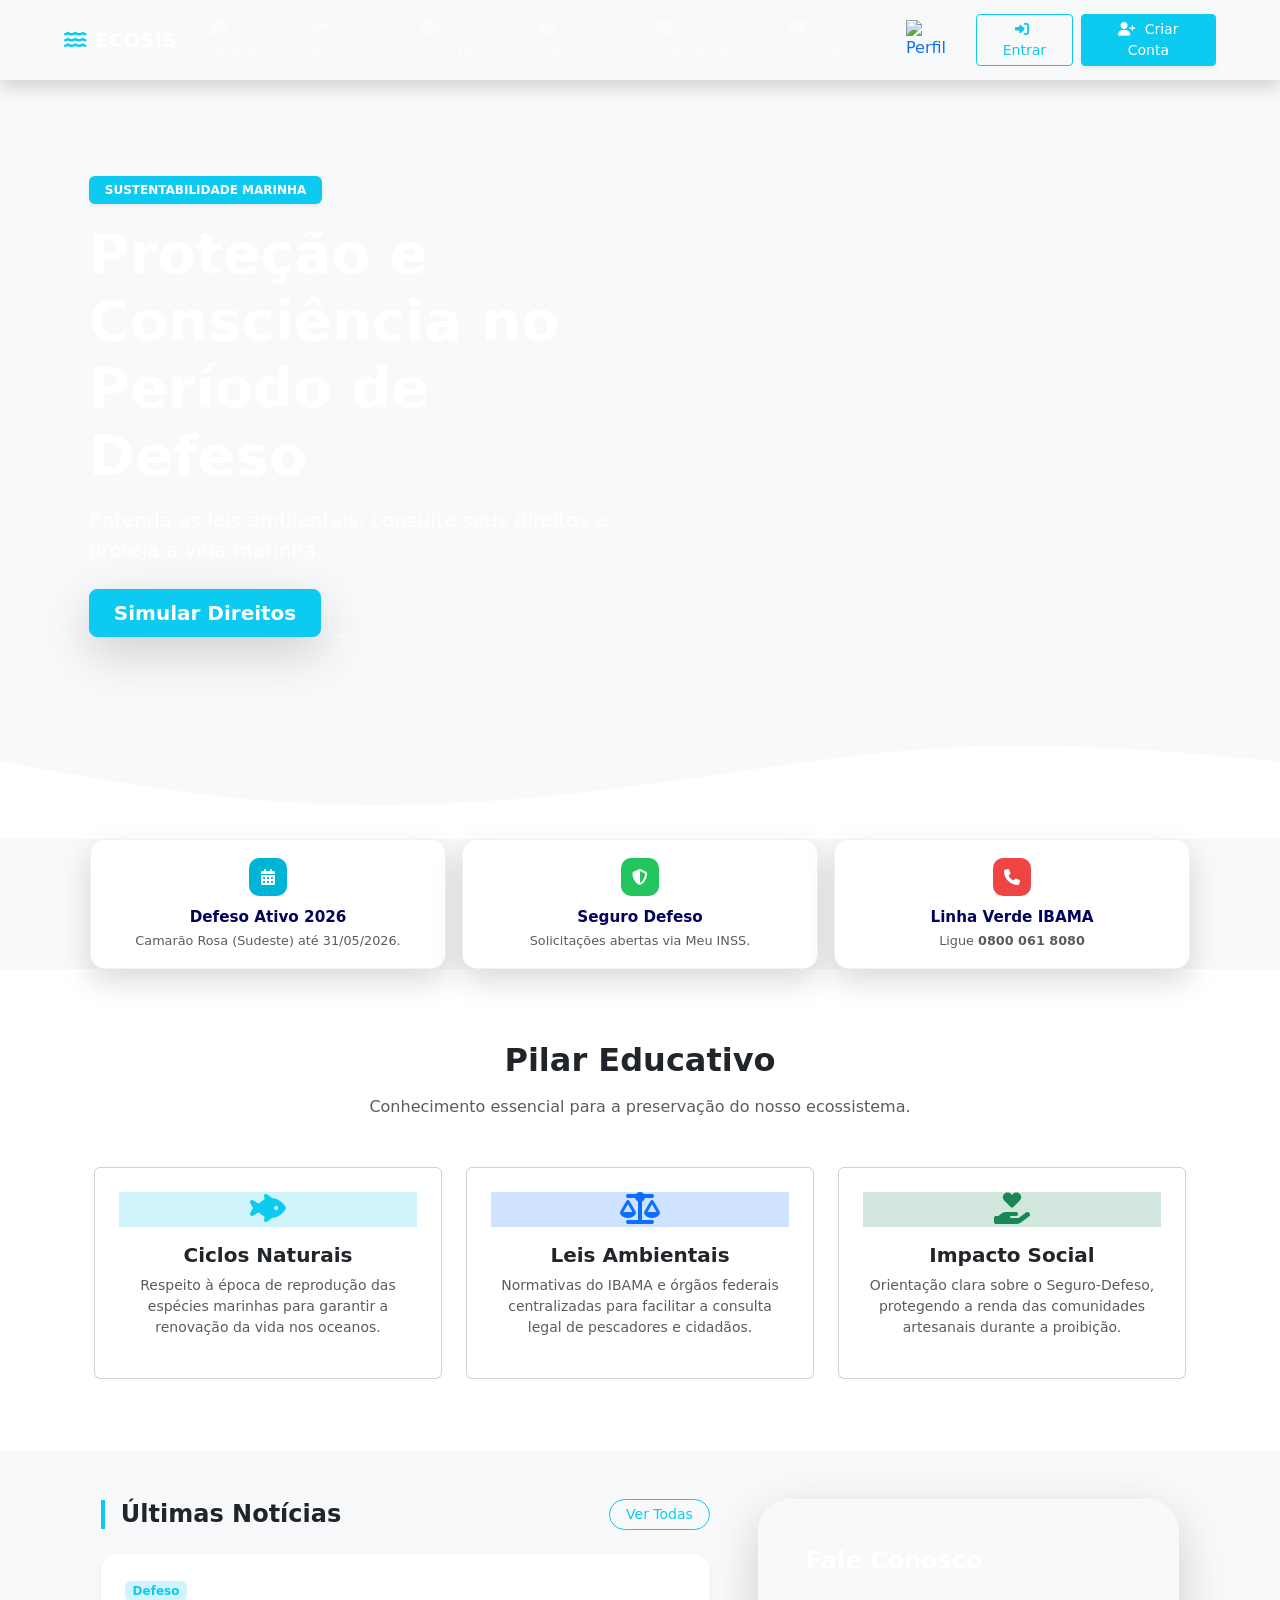
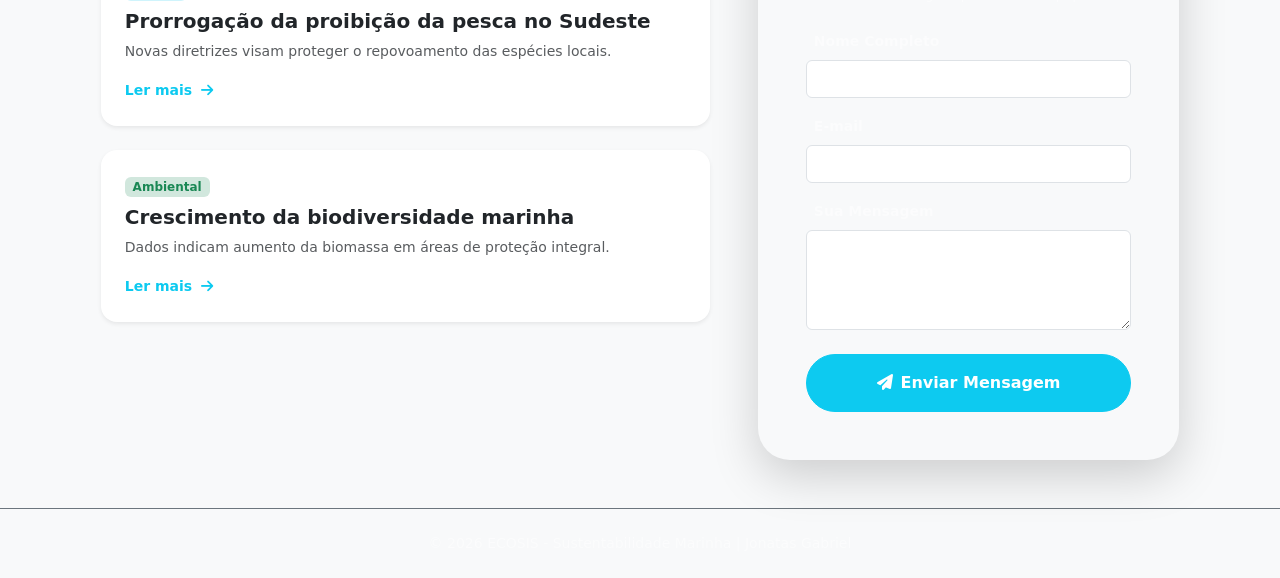
<file: src/main/resources/templates/index.html>
<!DOCTYPE html>
<html lang="pt-br" xmlns:th="http://www.thymeleaf.org">
<head>
    <meta charset="UTF-8">
    <meta name="viewport" content="width=device-width, initial-scale=1.0">
    <title>ECOSIS | Projeto Defeso</title>
    <link href="https://cdn.jsdelivr.net/npm/bootstrap@5.3.0/dist/css/bootstrap.min.css" rel="stylesheet">
    <link href="https://fonts.googleapis.com/css2?family=Inter:wght@300;400;600;700&display=swap" rel="stylesheet">
    <link rel="stylesheet" href="https://cdnjs.cloudflare.com/ajax/libs/font-awesome/6.4.0/css/all.min.css">
    <link href="https://unpkg.com/aos@2.3.1/dist/aos.css" rel="stylesheet">

    <link rel="stylesheet" th:href="@{/css/style.css}">

    <style>

        /* Adicione isso dentro do seu <style> */
.container-fluid {
    padding-left: 5% !important;
    padding-right: 5% !important;
}
.row {
    margin-left: 0 !important;
    margin-right: 0 !important;
}
        /* Efeito de Bolhas de Sabão Intensificado */
        .soap-bubbles-area {
            position: absolute;
            top: 0;
            right: 0;
            width: 45%;
            height: 100%;
            z-index: 1;
            pointer-events: none;
            overflow: hidden;
        }

        .soap-bubble {
            position: absolute;
            bottom: -150px;
            background: rgba(255, 255, 255, 0.1);
            border: 2px solid rgba(255, 255, 255, 0.4);
            border-radius: 50%;
            box-shadow: inset -10px -10px 15px rgba(255, 255, 255, 0.2),
                        inset 10px 10px 15px rgba(255, 255, 255, 0.1),
                        0 0 20px rgba(255, 255, 255, 0.1);
            animation: float-bubbles 12s infinite linear;
        }

        .soap-bubble::after {
            content: "";
            position: absolute;
            top: 15%; left: 15%; width: 25%; height: 25%;
            background: rgba(255, 255, 255, 0.6);
            border-radius: 50%; filter: blur(2px);
        }

        @keyframes float-bubbles {
            0% { transform: translateY(0) translateX(0); opacity: 0; }
            10% { opacity: 0.8; }
            50% { transform: translateY(-500px) translateX(50px); }
            100% { transform: translateY(-1100px) translateX(-50px); opacity: 0; }
        }

        /* AJUSTE DE CONTRASTE NOS BALÕES (STAT-CARD) */
        .floating-stats {
            margin-top: -15px;
            position: relative;
            z-index: 10;
        }
        .stat-card {
            background: white;
            border: 1px solid rgba(0,0,0,0.05);
            border-radius: 15px;
            padding: 18px;
            box-shadow: 0 12px 30px rgba(0, 0, 0, 0.15);
            transition: all 0.3s ease;
            height: 100%;
        }
        .stat-card:hover {
            transform: translateY(-8px);
            box-shadow: 0 15px 35px rgba(0, 0, 0, 0.2);
        }
        .stat-icon {
            width: 38px; height: 38px; background: #00b4d8;
            color: white; border-radius: 10px; display: flex;
            align-items: center; justify-content: center;
            font-size: 1rem; margin-bottom: 12px;
        }
        .stat-card h6 { font-size: 0.95rem; font-weight: 700; color: #03045e; margin-bottom: 5px; }
        .stat-card p { font-size: 0.8rem; line-height: 1.4; margin: 0; color: #4a5568; }

        /* CORREÇÃO FINAL - NÃO MEXER */
html, body {
    margin: 0 !important;
    padding: 0 !important;
    width: 100% !important;
    max-width: 100% !important;
    overflow-x: hidden !important;
}

.hero-bg {
    width: 100% !important;
    max-width: 100% !important;
    margin: 0 !important;
    padding: 0 !important;
}

header.hero-bg {
    left: 0 !important;
    right: 0 !important;
}
/* Aumenta o recuo lateral do conteúdo */
.navbar-padding, .container-fluid {
    padding-left: 6% !important;
    padding-right: 6% !important;
}

/* Garante que as linhas (rows) não "comam" o padding do container */
.row {
    margin-left: 0 !important;
    margin-right: 0 !important;
}

/* Ajuste específico para dispositivos móveis para não ficar apertado demais */
@media (max-width: 768px) {
    .navbar-padding, .container-fluid {
        padding-left: 15px !important;
        padding-right: 15px !important;
    }
}
    </style>
</head>
<body class="bg-light">

<nav class="navbar navbar-expand-lg navbar-dark bg-navy sticky-top shadow">
    <div class="container-fluid" style="padding: 0 5% !important;">
        <a class="navbar-brand fw-bold" th:href="@{/}">
            <i class="fas fa-water me-2 text-info"></i>ECOSIS
        </a>
        <button class="navbar-toggler" type="button" data-bs-toggle="collapse" data-bs-target="#navbarNav">
            <span class="navbar-toggler-icon"></span>
        </button>
        <div class="collapse navbar-collapse" id="navbarNav">
            <ul class="navbar-nav ms-auto align-items-center">
                <li class="nav-item"><a class="nav-link px-3 hover-anchor" th:href="@{/}"><i class="fas fa-home me-1"></i> Home</a></li>
                <li class="nav-item"><a class="nav-link px-3 hover-anchor" th:href="@{/regras}"><i class="fas fa-gavel me-1"></i> Regras</a></li>
                <li class="nav-item"><a class="nav-link px-3 hover-anchor" th:href="@{/direitos}"><i class="fas fa-balance-scale me-1"></i> Direitos</a></li>
                <li class="nav-item"><a class="nav-link px-3 hover-anchor" th:href="@{/noticias}"><i class="fas fa-newspaper me-1"></i> Notícias</a></li>
                <li class="nav-item"><a class="nav-link px-3 hover-anchor" th:href="@{/educacao}"><i class="fas fa-graduation-cap me-1"></i> Educação</a></li>
                <li class="nav-item"><a class="nav-link px-3 hover-anchor" th:href="@{/contato}"><i class="fas fa-envelope me-1"></i> Contato</a></li>

                <li th:if="${session.usuario_id != null}" class="ms-lg-3 profile-dropdown">
                    <a th:href="@{/perfil}" class="d-flex align-items-center text-decoration-none">
                        <div class="avatar-wrapper">
                            <img th:src="@{'/img/' + ${session.usuario_foto != null ? session.usuario_foto : 'avatar.png'}}" class="nav-avatar" alt="Perfil">
                            <div class="status-indicator"></div>
                        </div>
                    </a>
                </li>

                <li th:if="${session.usuario_id == null}" class="ms-lg-3">
                    <a class="btn btn-sm btn-outline-info px-3 btn-animate" th:href="@{/autenticacao}">
                        <i class="fas fa-sign-in-alt me-1"></i> Entrar
                    </a>
                </li>
                <li th:if="${session.usuario_id == null}" class="ms-lg-2">
                    <a class="btn btn-sm btn-info text-white px-3 shadow-sm btn-animate" th:href="@{/autenticacao}">
                        <i class="fas fa-user-plus me-1"></i> Criar Conta
                    </a>
                </li>
            </ul>
        </div>
    </div>
</nav>

<header class="hero-bg text-white position-relative overflow-hidden">
    <div class="soap-bubbles-area">
        <div class="soap-bubble" style="width: 40px; height: 40px; left: 5%; animation-duration: 9s; animation-delay: 0s;"></div>
        <div class="soap-bubble" style="width: 20px; height: 20px; left: 15%; animation-duration: 7s; animation-delay: 2s;"></div>
        <div class="soap-bubble" style="width: 50px; height: 50px; left: 25%; animation-duration: 11s; animation-delay: 1s;"></div>
        <div class="soap-bubble" style="width: 30px; height: 30px; left: 35%; animation-duration: 8s; animation-delay: 4s;"></div>
        <div class="soap-bubble" style="width: 70px; height: 70px; left: 45%; animation-duration: 14s; animation-delay: 0s;"></div>
        <div class="soap-bubble" style="width: 25px; height: 25px; left: 55%; animation-duration: 6s; animation-delay: 3s;"></div>
        <div class="soap-bubble" style="width: 45px; height: 45px; left: 65%; animation-duration: 10s; animation-delay: 5s;"></div>
        <div class="soap-bubble" style="width: 35px; height: 35px; left: 75%; animation-duration: 9s; animation-delay: 1.5s;"></div>
        <div class="soap-bubble" style="width: 60px; height: 60px; left: 85%; animation-duration: 13s; animation-delay: 2.5s;"></div>
        <div class="soap-bubble" style="width: 20px; height: 20px; left: 92%; animation-duration: 7s; animation-delay: 0.5s;"></div>
    </div>

    <div class="container-fluid px-4">
        <div class="row align-items-center py-5">
            <div class="col-lg-6 py-5" data-aos="fade-right" data-aos-duration="1000">
                <span class="badge bg-info mb-3 px-3 py-2 text-uppercase fw-bold shadow-sm">Sustentabilidade Marinha</span>
                <h1 class="fw-bold display-4 mb-3">Proteção e Consciência no Período de Defeso</h1>
                <p class="lead opacity-90 mb-4">Entenda as leis ambientais, consulte seus direitos e proteja a vida marinha.</p>
                <div class="d-flex gap-2">
                    <a th:href="@{/direitos}" class="btn btn-info btn-lg text-white shadow-lg px-4 fw-bold">Simular Direitos</a>
                    <a href="#info-rapida" class="btn btn-outline-light btn-lg px-4">Saiba Mais</a>
                </div>
            </div>
            <div class="col-lg-6 d-none d-lg-block"></div>
        </div>
    </div>
    <div class="wave-container">
        <svg xmlns="http://www.w3.org/2000/svg" viewBox="0 0 1440 120" preserveAspectRatio="none">
            <path fill="#ffffff" d="M0,32L60,42.7C120,53,240,75,360,80C480,85,600,75,720,58.7C840,43,960,21,1080,16C1200,11,1320,21,1380,26.7L1440,32L1440,120L0,120Z"></path>
        </svg>
    </div>
</header>

<section id="info-rapida" class="container floating-stats">
    <div class="row g-3 justify-content-center">
        <div class="col-md-4 col-6" data-aos="fade-up" data-aos-delay="100">
            <div class="stat-card text-center">
                <div class="stat-icon mx-auto"><i class="fas fa-calendar-alt"></i></div>
                <h6>Defeso Ativo 2026</h6>
                <p class="text-muted">Camarão Rosa (Sudeste) até 31/05/2026.</p>
            </div>
        </div>
        <div class="col-md-4 col-6" data-aos="fade-up" data-aos-delay="200">
            <div class="stat-card text-center">
                <div class="stat-icon mx-auto" style="background: #22c55e;"><i class="fas fa-shield-alt"></i></div>
                <h6>Seguro Defeso</h6>
                <p class="text-muted">Solicitações abertas via Meu INSS.</p>
            </div>
        </div>
        <div class="col-md-4 col-12" data-aos="fade-up" data-aos-delay="300">
            <div class="stat-card text-center">
                <div class="stat-icon mx-auto" style="background: #ef4444;"><i class="fas fa-phone"></i></div>
                <h6>Linha Verde IBAMA</h6>
                <p class="text-muted">Ligue <strong>0800 061 8080</strong></p>
            </div>
        </div>
    </div>
</section>

<section id="educacao" class="py-5 bg-white">
    <div class="container py-4">
        <div class="text-center mb-5" data-aos="fade-up">
            <h2 class="fw-bold text-navy">Pilar Educativo</h2>
            <div class="divider-center bg-info mx-auto mb-3"></div>
            <p class="text-muted">Conhecimento essencial para a preservação do nosso ecossistema.</p>
        </div>
        <div class="row g-4 text-center">
            <div class="col-md-4" data-aos="fade-up" data-aos-delay="100">
                <div class="card h-100 education-card border-info-soft shadow-hover">
                    <div class="card-body p-4">
                        <div class="icon-circle bg-info-subtle text-info mb-3"><i class="fa-solid fa-fish-fins fa-2x"></i></div>
                        <h5 class="fw-bold text-navy">Ciclos Naturais</h5>
                        <p class="text-muted small">Respeito à época de reprodução das espécies marinhas para garantir a renovação da vida nos oceanos.</p>
                    </div>
                </div>
            </div>
            <div class="col-md-4" data-aos="fade-up" data-aos-delay="200">
                <div class="card h-100 education-card border-primary-soft shadow-hover">
                    <div class="card-body p-4">
                        <div class="icon-circle bg-primary-subtle text-primary mb-3"><i class="fa-solid fa-scale-balanced fa-2x"></i></div>
                        <h5 class="fw-bold text-navy">Leis Ambientais</h5>
                        <p class="text-muted small">Normativas do IBAMA e órgãos federais centralizadas para facilitar a consulta legal de pescadores e cidadãos.</p>
                    </div>
                </div>
            </div>
            <div class="col-md-4" data-aos="fade-up" data-aos-delay="300">
                <div class="card h-100 education-card border-success-soft shadow-hover">
                    <div class="card-body p-4">
                        <div class="icon-circle bg-success-subtle text-success mb-3"><i class="fa-solid fa-hand-holding-heart fa-2x"></i></div>
                        <h5 class="fw-bold text-navy">Impacto Social</h5>
                        <p class="text-muted small">Orientação clara sobre o Seguro-Defeso, protegendo a renda das comunidades artesanais durante a proibição.</p>
                    </div>
                </div>
            </div>
        </div>
    </div>
</section>

<section class="py-5 bg-light">
    <div class="container-fluid">
        <div class="row g-5">
            <div class="col-lg-7" data-aos="fade-right">
                <div class="d-flex align-items-center justify-content-between mb-4">
                    <h4 class="fw-bold m-0 border-start border-info border-4 ps-3 text-navy">Últimas Notícias</h4>
                    <a th:href="@{/noticias}" class="btn btn-sm btn-outline-info rounded-pill px-3">Ver Todas</a>
                </div>
                <div class="news-grid">
                    <article class="news-item shadow-sm bg-white rounded-4 overflow-hidden mb-4 d-flex">
                        <div class="news-thumb" style="background-image: url('https://images.unsplash.com/photo-1508614589041-895b88991e3e?auto=format&fit=crop&q=80&w=300');"></div>
                        <div class="p-4 flex-grow-1">
                            <span class="badge bg-info-subtle text-info small mb-2">Defeso</span>
                            <h5 class="fw-bold mb-2">Prorrogação da proibição da pesca no Sudeste</h5>
                            <p class="text-muted small mb-3">Novas diretrizes visam proteger o repovoamento das espécies locais.</p>
                            <a th:href="@{/informacoes}" class="text-info fw-bold text-decoration-none small stretched-link">Ler mais <i class="fas fa-arrow-right ms-1"></i></a>
                        </div>
                    </article>
                    <article class="news-item shadow-sm bg-white rounded-4 overflow-hidden d-flex">
                        <div class="news-thumb" style="background-image: url('https://images.unsplash.com/photo-1544551763-46a013bb70d5?auto=format&fit=crop&q=80&w=300');"></div>
                        <div class="p-4 flex-grow-1">
                            <span class="badge bg-success-subtle text-success small mb-2">Ambiental</span>
                            <h5 class="fw-bold mb-2">Crescimento da biodiversidade marinha</h5>
                            <p class="text-muted small mb-3">Dados indicam aumento da biomassa em áreas de proteção integral.</p>
                            <a th:href="@{/informacoes}" class="text-info fw-bold text-decoration-none small stretched-link">Ler mais <i class="fas fa-arrow-right ms-1"></i></a>
                        </div>
                    </article>
                </div>
            </div>

            <div class="col-lg-5" id="contato" data-aos="fade-left">
                <div class="contact-card p-4 p-xl-5 rounded-5 shadow-lg border-0 position-relative">
                    <h4 class="fw-bold text-white mb-2">Fale Conosco</h4>
                    <p class="text-white-50 small mb-4">Envie sua mensagem para nossa equipe.</p>

                    <form th:action="@{/processa_contato}" method="POST">
                        <div class="mb-3 text-start">
                            <label class="form-label small fw-bold text-white-50 ms-2">Nome Completo</label>
                            <input type="text" class="form-control custom-input"
                                   th:value="${session.usuario_nome}" readonly>
                        </div>

                        <div class="mb-3 text-start">
                            <label class="form-label small fw-bold text-white-50 ms-2">E-mail</label>
                            <input type="email" class="form-control custom-input"
                                   th:value="${session.usuario_email}" readonly>
                        </div>

                        <div class="mb-4 text-start">
                            <label class="form-label small fw-bold text-white-50 ms-2">Sua Mensagem</label>
                            <textarea name="mensagem" class="form-control custom-input" style="height: 100px" required></textarea>
                        </div>

                        <button type="submit" class="btn btn-info w-100 py-3 text-white fw-bold rounded-pill btn-animate">
                            <i class="fas fa-paper-plane me-2"></i>Enviar Mensagem
                        </button>
                    </form>
                </div>
            </div>
        </div>
    </div>
</section>

<footer class="bg-navy py-4 text-white-50 border-top border-secondary text-center">
    <p class="mb-0 small">© 2026 ECOSIS - Sustentabilidade Marinha | Jonatas Gabriel</p>
</footer>

<script src="https://cdn.jsdelivr.net/npm/bootstrap@5.3.0/dist/js/bootstrap.bundle.min.js"></script>
<script src="https://unpkg.com/aos@2.3.1/dist/aos.js"></script>
<script>
    AOS.init({ once: true });

    const urlParams = new URLSearchParams(window.location.search);
    if (urlParams.get('status') === 'sucesso') {
        window.history.replaceState({}, document.title, window.location.pathname);
        alert('✅ Mensagem enviada com sucesso! Obrigado pelo seu contato.');
    }

    if (urlParams.get('erro') === 'login') {
         alert('❌ Você precisa estar logado para enviar uma mensagem.');
    }
</script>
</body>
</html>
</file>
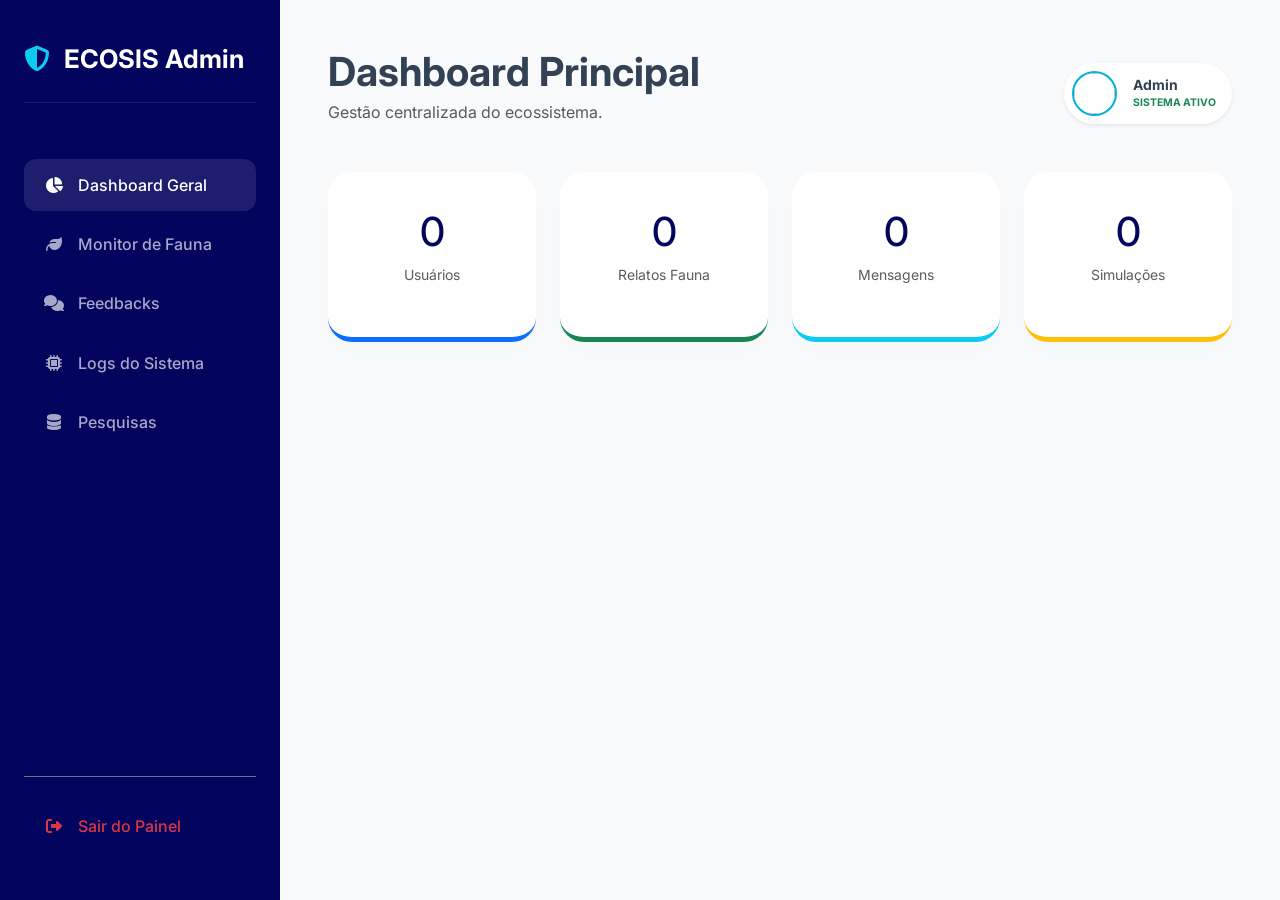
<file: src/main/resources/templates/admin-painel.html>
<!DOCTYPE html>
<html lang="pt-br" xmlns:th="http://www.thymeleaf.org">
<head>
    <meta charset="UTF-8">
    <meta name="viewport" content="width=device-width, initial-scale=1.0">
    <title>Master Control Panel | ECOSIS</title>
    <link href="https://cdn.jsdelivr.net/npm/bootstrap@5.3.0/dist/css/bootstrap.min.css" rel="stylesheet">
    <link rel="stylesheet" href="https://cdnjs.cloudflare.com/ajax/libs/font-awesome/6.4.0/css/all.min.css">
    <link href="https://fonts.googleapis.com/css2?family=Inter:wght@300;400;500;600;700&display=swap" rel="stylesheet">
    <style>
        :root { --navy-primary: #03045e; --ocean-accent: #00b4d8; --bg-canvas: #f8fafc; --text-main: #334155; }
        body { font-family: 'Inter', sans-serif; background-color: var(--bg-canvas); color: var(--text-main); display: flex; margin: 0; }
        .sidebar { width: 280px; background: var(--navy-primary); color: white; padding: 2.5rem 1.5rem; position: fixed; height: 100vh; display: flex; flex-direction: column; z-index: 1000; }
        .sidebar-brand { font-size: 1.6rem; font-weight: 700; margin-bottom: 3.5rem; border-bottom: 1px solid rgba(255,255,255,0.1); padding-bottom: 1.5rem; }
        .nav-link-admin { color: rgba(255,255,255,0.65); text-decoration: none; padding: 0.85rem 1.25rem; display: flex; align-items: center; border-radius: 12px; transition: 0.2s; font-weight: 500; cursor: pointer; margin-bottom: 0.5rem; }
        .nav-link-admin i { margin-right: 14px; width: 20px; text-align: center; }
        .nav-link-admin:hover, .nav-link-admin.active { background: rgba(255,255,255,0.1); color: white; }
        .main-workspace { flex-grow: 1; padding: 3rem; margin-left: 280px; width: calc(100% - 280px); }
        .section-panel { display: none; animation: fadeIn 0.4s ease-out; }
        .section-panel.active { display: block; }
        .admin-card { background: white; border-radius: 24px; box-shadow: 0 10px 30px rgba(0,0,0,0.02); padding: 2.25rem; margin-bottom: 2rem; }
        .stat-card h1 { font-size: 2.5rem; color: var(--navy-primary); }
        .filter-input { padding: 10px 15px 10px 42px; border-radius: 12px; border: 1px solid #e2e8f0; background: #f8fafc; width: 320px; transition: 0.3s; }
        .btn-delete { color: #ef4444; background: #fee2e2; width: 35px; height: 35px; display: inline-flex; align-items: center; justify-content: center; border-radius: 10px; transition: 0.2s; text-decoration: none; }
        .btn-delete:hover { background: #ef4444; color: white; transform: scale(1.1); }
        .img-fauna-admin { width: 50px; height: 50px; border-radius: 10px; object-fit: cover; border: 1px solid #eee; }
        @keyframes fadeIn { from { opacity: 0; transform: translateY(15px); } to { opacity: 1; transform: translateY(0); } }
    </style>
</head>
<body>

<aside class="sidebar">
    <div class="sidebar-brand"><i class="fas fa-shield-halved me-2 text-info"></i> ECOSIS Admin</div>
    <ul class="nav-menu list-unstyled flex-grow-1">
        <li><a class="nav-link-admin active" onclick="switchSection('dashboard', this)"><i class="fas fa-chart-pie"></i> Dashboard Geral</a></li>
        <li><a class="nav-link-admin" onclick="switchSection('fauna', this)"><i class="fas fa-leaf"></i> Monitor de Fauna</a></li>
        <li><a class="nav-link-admin" onclick="switchSection('feedback', this)"><i class="fas fa-comments"></i> Feedbacks</a></li>
        <li><a class="nav-link-admin" onclick="switchSection('simulador', this)"><i class="fas fa-microchip"></i> Logs do Sistema</a></li>
        <li><a class="nav-link-admin" onclick="switchSection('pesquisa', this)"><i class="fas fa-database"></i> Pesquisas</a></li>
    </ul>
    <div class="pt-4 border-top border-secondary"><a th:href="@{/}" class="nav-link-admin text-danger"><i class="fas fa-sign-out-alt"></i> Sair do Painel</a></div>
</aside>

<main class="main-workspace">
    <div class="d-flex justify-content-between align-items-end mb-5">
        <div><h1 class="fw-bold mb-1" id="page-title">Dashboard Principal</h1><p class="text-muted mb-0">Gestão centralizada do ecossistema.</p></div>
        <div class="admin-profile d-flex align-items-center bg-white p-2 pe-3 rounded-pill shadow-sm">
            <img th:src="@{'/img/' + ${session.usuario_foto}}" class="rounded-circle me-3" width="45" height="45" style="object-fit: cover; border: 2px solid var(--ocean-accent);">
            <div class="lh-1"><span class="d-block fw-bold small" th:text="${session.usuario_nome}">Admin</span><span class="badge p-0 text-success small" style="font-size: 0.65rem;">SISTEMA ATIVO</span></div>
        </div>
    </div>

    <section id="dashboard" class="section-panel active">
        <div class="row g-4">
            <div class="col-md-3"><div class="admin-card text-center stat-card border-bottom border-primary border-5"><h1 th:text="${totalUsuarios}">0</h1><p class="text-muted small uppercase">Usuários</p></div></div>
            <div class="col-md-3"><div class="admin-card text-center stat-card border-bottom border-success border-5"><h1 th:text="${totalFauna}">0</h1><p class="text-muted small uppercase">Relatos Fauna</p></div></div>
            <div class="col-md-3"><div class="admin-card text-center stat-card border-bottom border-info border-5"><h1 th:text="${totalContatos}">0</h1><p class="text-muted small uppercase">Mensagens</p></div></div>
            <div class="col-md-3"><div class="admin-card text-center stat-card border-bottom border-warning border-5"><h1 th:text="${totalSimulacoes}">0</h1><p class="text-muted small uppercase">Simulações</p></div></div>
        </div>
    </section>

    <section id="fauna" class="section-panel">

        <div class="admin-card border-start border-info border-5">
            <div class="d-flex justify-content-between">
                <h5 class="fw-bold text-navy">
                    <i class="fas fa-list-ul me-2"></i>Espécies no Radar
                    <span class="badge bg-info ms-2" style="font-size: 0.6rem;">SQL VIEW: v_ultimas_especies</span>
                </h5>
            </div>
            <p class="text-muted small">Esta <b>VIEW</b> mostra as espécies únicas que foram registradas recentemente no sistema.</p>

            <div class="row g-2 mt-2">
                <div class="col-auto" th:each="v : ${resumoView}">
                    <div class="px-3 py-2 bg-light rounded-pill border small fw-bold text-secondary">
                        <i class="fas fa-fish me-1 text-primary"></i>
                        <span th:text="${v}">Nome da Espécie</span>
                    </div>
                </div>
                <div class="col-12" th:if="${#lists.isEmpty(resumoView)}">
                    <small class="text-muted italic">Nenhum registro recente para exibir.</small>
                </div>
            </div>
        </div>

        <div class="admin-card">
            <div class="d-flex justify-content-between align-items-center mb-4">
                <div>
                    <h4 class="fw-bold mb-1">Monitoramento de Campo</h4>
                    <div th:if="${param.procedure}" class="alert alert-success py-1 px-2 small mb-2">
                        <i class="fas fa-check-circle me-1"></i> Auditoria de integridade concluída com sucesso!
                    </div>
                    <p class="text-muted small">
                        <span class="badge bg-dark">SQL LIKE</span> Busca por Espécie.
                        <span class="badge bg-dark">PROCEDURE</span> Validação de Integridade.
                    </p>
                </div>
                <input type="text" class="filter-input" placeholder="Pesquisar espécie (LIKE)..." onkeyup="filter('tFauna', this)">
            </div>

            <div class="table-responsive">
                <table class="table align-middle" id="tFauna">
                    <thead>
                    <tr>
                        <th>Foto</th>
                        <th>Espécie / Data</th>
                        <th>Integridade</th>
                        <th>Autor</th>
                        <th class="text-end">Ação</th>
                    </tr>
                    </thead>
                    <tbody>
                    <tr th:each="f : ${listaFauna}">
                        <td>
                            <img th:if="${f.fotoNome != null}"
                                 th:src="@{'/img/fauna/' + ${f.fotoNome}}"
                                 class="img-fauna-admin">
                            <i th:unless="${f.fotoNome != null}"
                               class="fas fa-camera text-muted opacity-50"></i>
                        </td>

                        <td>
                            <div class="fw-bold" th:text="${f.especie}">...</div>
                            <small class="text-muted" th:text="${#temporals.format(f.dataAvistamento, 'dd/MM/yyyy')}"></small>
                        </td>

                        <td>
                            <div th:switch="${f.integridade}">
                            <span th:case="'COMPLETO'" class="badge bg-success">
                                <i class="fas fa-check-circle me-1"></i> Completo
                            </span>

                                <span th:case="'INCOMPLETO'" class="badge bg-warning text-dark">
                                <i class="fas fa-exclamation-triangle me-1"></i> Incompleto
                            </span>

                                <span th:case="*" class="badge bg-secondary">
                                <i class="fas fa-clock me-1"></i> Não verificado
                            </span>
                            </div>
                        </td>

                        <td>
                            <span th:text="${f.usuario.nome}"></span>
                        </td>

                        <td class="text-end">
                            <a th:href="@{'/registros/delete/fauna/admin/' + ${f.id}}"
                               class="btn-delete"
                               onclick="return confirm('Confirmar exclusão definitiva?')">
                                <i class="fas fa-trash-alt"></i>
                            </a>
                        </td>
                    </tr>
                    </tbody>
                </table>
            </div>
        </div>

        <div class="row g-4">
            <div class="col-md-6">
                <div class="admin-card h-100 border-top border-danger border-5">
                    <h5 class="fw-bold text-danger"><i class="fas fa-history me-2"></i>Auditoria (TRIGGER)</h5>
                    <p class="text-muted small">Registros salvos automaticamente antes de serem excluídos.</p>
                    <button class="btn btn-outline-danger btn-sm rounded-pill w-100 mt-2" onclick="document.getElementById('abaLogsExclusao').style.display='block'">
                        Ver Histórico de Exclusão
                    </button>
                </div>
            </div>

            <div class="col-md-6">
                <div class="admin-card h-100 border-top border-success border-5">
                    <h5 class="fw-bold text-success"><i class="fas fa-tasks me-2"></i>Verificar Integridade (PROCEDURE)</h5>
                    <p class="text-muted small">Executa a <b>PROCEDURE</b> para validar se os relatos estão completos.</p>
                    <a th:href="@{/admin/executar-procedure}" class="btn btn-success btn-sm rounded-pill w-100 mt-2">
                        <i class="fas fa-sync me-1"></i> Rodar Procedure Agora
                    </a>
                </div>
            </div>
        </div>

        <div id="abaLogsExclusao" class="admin-card mt-4 border-danger shadow" style="display: none;">
            <div class="d-flex justify-content-between align-items-center mb-3">
                <h6 class="fw-bold text-danger mb-0"><i class="fas fa-archive me-2"></i>Histórico de Auditoria (TRIGGER)</h6>
                <button class="btn-close" onclick="document.getElementById('abaLogsExclusao').style.display='none'"></button>
            </div>
            <table class="table table-sm small">
                <thead>
                <tr>
                    <th>Espécie</th>
                    <th>ID Autor</th>
                    <th>Data Exclusão</th>
                </tr>
                </thead>
                <tbody>
                <tr th:each="log : ${listaLogsExclusao}">
                    <td th:text="${log.especieNome}"></td>
                    <td th:text="${log.usuarioId}"></td>
                    <td th:text="${#temporals.format(log.dataExclusao, 'dd/MM/yyyy HH:mm')}"></td>
                </tr>
                </tbody>
            </table>
        </div>

    </section>



    <section id="feedback" class="section-panel">

        <!-- CARD PRINCIPAL -->
        <div class="admin-card">

            <div class="d-flex justify-content-between align-items-center mb-4">
                <div>
                    <h4 class="fw-bold mb-1">Mensagens dos Usuários</h4>

                    <!-- ALERTA -->
                    <div th:if="${param.feedback}" class="alert alert-success py-1 px-2 small mb-2">
                        <i class="fas fa-check-circle me-1"></i>
                        Classificação automática executada!
                    </div>

                    <p class="text-muted small">
                        <span class="badge bg-dark">SQL LIKE</span> Busca por mensagem
                        <span class="badge bg-dark">CASE</span> Classificação automática
                        <span class="badge bg-dark">PROCEDURE</span> Classificar feedback
                    </p>
                </div>

                <input type="text"
                       class="filter-input"
                       placeholder="Buscar mensagem..."
                       onkeyup="filter('tFed', this)">
            </div>

            <!-- TABELA -->
            <div class="table-responsive">
                <table class="table align-middle" id="tFed">

                    <thead>
                    <tr>
                        <th>Usuário</th>
                        <th>Mensagem</th>
                        <th>Classificação</th>
                        <th>Data</th>
                        <th class="text-end">Ação</th>
                    </tr>
                    </thead>

                    <tbody>

                    <tr th:each="f : ${listaContatos}">

                        <td class="fw-bold" th:text="${f.usuario.nome}">...</td>

                        <td class="small text-muted" th:text="${f.mensagem}">...</td>

                        <!-- CLASSIFICAÇÃO -->
                        <td>
                            <div th:switch="${f.classificacao}">

                            <span th:case="'POSITIVO'" class="badge bg-success">
                                <i class="fas fa-smile me-1"></i> Positivo
                            </span>

                                <span th:case="'NEGATIVO'" class="badge bg-danger">
                                <i class="fas fa-frown me-1"></i> Negativo
                            </span>

                                <span th:case="'NEUTRO'" class="badge bg-secondary">
                                <i class="fas fa-meh me-1"></i> Neutro
                            </span>

                                <span th:case="*" class="badge bg-light text-dark">
                                Não classificado
                            </span>

                            </div>
                        </td>

                        <td th:text="${#temporals.format(f.dataEnvio, 'dd/MM/yyyy')}">...</td>

                        <td class="text-end">
                            <a th:href="@{'/registros/delete/contato/' + ${f.id}}"
                               class="btn-delete"
                               onclick="return confirm('Confirmar exclusão?')">
                                <i class="fas fa-trash-alt"></i>
                            </a>
                        </td>

                    </tr>

                    </tbody>
                </table>
            </div>
        </div>

        <!-- AÇÕES (PROCEDURE + LOG) -->
        <div class="row g-4">

            <!-- PROCEDURE -->
            <div class="col-md-6">
                <div class="admin-card h-100 border-top border-success border-5">
                    <h5 class="fw-bold text-success">
                        <i class="fas fa-brain me-2"></i>Classificar Feedback
                    </h5>

                    <p class="text-muted small">
                        Executa a <b>PROCEDURE</b> que classifica automaticamente as mensagens.
                    </p>

                    <a th:href="@{/admin/executar-feedback}"
                       class="btn btn-success btn-sm rounded-pill w-100 mt-2">
                        <i class="fas fa-play me-1"></i> Rodar Classificação
                    </a>
                </div>
            </div>

            <!-- LOG -->
            <div class="col-md-6">
                <div class="admin-card h-100 border-top border-danger border-5">
                    <h5 class="fw-bold text-danger">
                        <i class="fas fa-history me-2"></i>Auditoria (TRIGGER)
                    </h5>

                    <p class="text-muted small">
                        Mensagens excluídas ficam registradas automaticamente.
                    </p>

                    <button class="btn btn-outline-danger btn-sm rounded-pill w-100 mt-2"
                            onclick="document.getElementById('abaLogsFeedback').style.display='block'">
                        Ver Histórico
                    </button>
                </div>
            </div>

        </div>

        <!-- TABELA DE LOG -->
        <div id="abaLogsFeedback"
             class="admin-card mt-4 border-danger shadow"
             style="display: none;">

            <div class="d-flex justify-content-between align-items-center mb-3">
                <h6 class="fw-bold text-danger mb-0">
                    <i class="fas fa-archive me-2"></i>Histórico de Exclusões
                </h6>

                <button class="btn-close"
                        onclick="document.getElementById('abaLogsFeedback').style.display='none'"></button>
            </div>

            <table class="table table-sm small">

                <thead>
                <tr>
                    <th>Mensagem</th>
                    <th>ID Usuário</th>
                    <th>Data</th>
                </tr>
                </thead>

                <tbody>

                <tr th:each="log : ${listaLogsFeedback}">
                    <td th:text="${log.mensagem}"></td>
                    <td th:text="${log.usuarioId}"></td>
                    <td th:text="${#temporals.format(log.dataExclusao, 'dd/MM/yyyy HH:mm')}"></td>
                </tr>

                </tbody>
            </table>
        </div>

    </section>

    <section id="simulador" class="section-panel">

        <!-- ========================= -->
        <!-- CARD PRINCIPAL -->
        <!-- ========================= -->
        <div class="admin-card">

            <div class="d-flex justify-content-between align-items-center mb-4">
                <div>
                    <h4 class="fw-bold mb-1">Simulações dos Usuários</h4>

                    <!-- ALERTA -->
                    <div th:if="${param.simulacao}" class="alert alert-success py-1 px-2 small mb-2">
                        <i class="fas fa-check-circle me-1"></i>
                        Classificação automática executada!
                    </div>

                    <p class="text-muted small">
                        <span class="badge bg-dark">CASE</span> Classificação por resultado
                        <span class="badge bg-dark">PROCEDURE</span> Classificar simulações
                        <span class="badge bg-dark">TRIGGER</span> Log automático
                    </p>
                </div>

                <!-- 🔥 FILTRO IGUAL AO FEEDBACK -->
                <input type="text"
                       class="filter-input"
                       placeholder="Buscar simulação..."
                       onkeyup="filter('tSim', this)">
            </div>

            <!-- ========================= -->
            <!-- TABELA PRINCIPAL -->
            <!-- ========================= -->
            <div class="table-responsive">
                <table class="table align-middle" id="tSim">

                    <thead>
                    <tr>
                        <th>Usuário</th>
                        <th>Espécie</th>
                        <th>Resultado</th>
                        <th>Classificação</th>
                        <th>Data</th>
                        <th class="text-end">Ação</th>
                    </tr>
                    </thead>

                    <tbody>

                    <!-- 🔥 DADOS DO CONTROLLER -->
                    <!-- model.addAttribute("listaSimulacoes", simulacaoRepository.findAll()) -->
                    <tr th:each="s : ${listaSimulacoes}">

                        <td class="fw-bold" th:text="${s.usuario.nome}">...</td>

                        <td th:text="${s.especie}">...</td>

                        <!-- RESULTADO -->
                        <td>
                        <span class="badge bg-light text-primary border"
                              th:text="${s.resultado}">...</span>
                        </td>

                        <!-- CLASSIFICAÇÃO (IGUAL FEEDBACK COM SWITCH) -->
                        <td>
                            <div th:switch="${s.classificacao}">

                            <span th:case="'ALTO'" class="badge bg-success">
                                <i class="fas fa-check me-1"></i> Alta chance
                            </span>

                                <span th:case="'BAIXO'" class="badge bg-danger">
                                <i class="fas fa-times me-1"></i> Baixa chance
                            </span>

                                <span th:case="'MEDIO'" class="badge bg-warning text-dark">
                                <i class="fas fa-exclamation me-1"></i> Média
                            </span>

                                <span th:case="*" class="badge bg-secondary">
                                Não classificado
                            </span>

                            </div>
                        </td>

                        <td th:text="${#temporals.format(s.dataSimulacao, 'dd/MM/yyyy')}">...</td>

                        <!-- DELETE -->
                        <td class="text-end">
                            <a th:href="@{'/registros/delete/sim/' + ${s.id}}"
                               class="btn-delete"
                               onclick="return confirm('Confirmar exclusão?')">
                                <i class="fas fa-trash-alt"></i>
                            </a>
                        </td>

                    </tr>

                    </tbody>
                </table>
            </div>
        </div>

        <!-- ========================= -->
        <!-- AÇÕES (IGUAL FEEDBACK) -->
        <!-- ========================= -->
        <div class="row g-4">

            <!-- PROCEDURE -->
            <div class="col-md-6">
                <div class="admin-card h-100 border-top border-success border-5">
                    <h5 class="fw-bold text-success">
                        <i class="fas fa-brain me-2"></i>Classificar Simulações
                    </h5>

                    <p class="text-muted small">
                        Executa a <b>PROCEDURE</b> que classifica automaticamente os resultados.
                    </p>

                    <a th:href="@{/admin/executar-simulacao}"
                       class="btn btn-success btn-sm rounded-pill w-100 mt-2">
                        <i class="fas fa-play me-1"></i> Rodar Classificação
                    </a>
                </div>
            </div>

            <!-- LOG -->
            <div class="col-md-6">
                <div class="admin-card h-100 border-top border-danger border-5">
                    <h5 class="fw-bold text-danger">
                        <i class="fas fa-history me-2"></i>Auditoria (TRIGGER)
                    </h5>

                    <p class="text-muted small">
                        Simulações excluídas ficam registradas automaticamente.
                    </p>

                    <button class="btn btn-outline-danger btn-sm rounded-pill w-100 mt-2"
                            onclick="document.getElementById('abaLogsSim').style.display='block'">
                        Ver Histórico
                    </button>
                </div>
            </div>

        </div>

        <!-- ========================= -->
        <!-- LOG (IGUAL FEEDBACK) -->
        <!-- ========================= -->
        <div id="abaLogsSim"
             class="admin-card mt-4 border-danger shadow"
             style="display: none;">

            <div class="d-flex justify-content-between align-items-center mb-3">
                <h6 class="fw-bold text-danger mb-0">
                    <i class="fas fa-archive me-2"></i>Histórico de Exclusões
                </h6>

                <button class="btn-close"
                        onclick="document.getElementById('abaLogsSim').style.display='none'"></button>
            </div>

            <table class="table table-sm small">

                <thead>
                <tr>
                    <th>Espécie</th>
                    <th>Resultado</th>
                    <th>ID Usuário</th>
                    <th>Data</th>
                </tr>
                </thead>

                <tbody>

                <!-- 🔥 LOGS -->
                <!-- model.addAttribute("listaLogsSimulacao", ...) -->
                <tr th:each="log : ${listaLogsSimulacao}">
                    <td th:text="${log.especie}"></td>
                    <td th:text="${log.resultado}"></td>
                    <td th:text="${log.usuarioId}"></td>
                    <td th:text="${#temporals.format(log.dataExclusao, 'dd/MM/yyyy HH:mm')}"></td>
                </tr>

                </tbody>
            </table>
        </div>

    </section>

    <section id="pesquisa" class="section-panel">
        <div class="admin-card">
            <h4 class="fw-bold mb-4">Monitor de Pesquisas</h4>
            <table class="table"><thead><tr><th>Usuário</th><th>Embarcação</th><th>Satisfação</th><th class="text-end">Ação</th></tr></thead>
                <tbody>
                <tr th:each="p : ${listaPesquisas}">
                    <td th:text="${p.usuario.nome}">...</td>
                    <td th:text="${p.tipoEmbarcacao}">...</td>
                    <td th:text="${p.satisfacaoProfissao}">...</td>
                    <td class="text-end"><a th:href="@{'/registros/delete/pesquisa/' + ${p.id}}" class="btn-delete"><i class="fas fa-trash-alt"></i></a></td>
                </tr>
                </tbody></table>
        </div>
    </section>
</main>

<script>
    document.addEventListener("DOMContentLoaded", function () {

        function switchSection(sectionId, element = null) {

            // esconder todas
            document.querySelectorAll('.section-panel').forEach(s => {
                s.classList.remove('active');
            });

            // remover ativo dos botões
            document.querySelectorAll('.nav-link-admin').forEach(l => {
                l.classList.remove('active');
            });

            // ativar seção correta
            const section = document.getElementById(sectionId);
            if (section) {
                section.classList.add('active');
            }

            // ativar botão clicado
            if (element) {
                element.classList.add('active');
            } else {
                // ativar botão automaticamente (quando vem da URL)
                document.querySelectorAll('.nav-link-admin').forEach(btn => {
                    if (btn.getAttribute("onclick")?.includes(sectionId)) {
                        btn.classList.add('active');
                    }
                });
            }

            // título dinâmico
            const titles = {
                'dashboard': 'Dashboard Principal',
                'fauna': 'Monitor de Fauna Marinha',
                'feedback': 'Central de Feedbacks',
                'simulador': 'Logs de Simulação',
                'pesquisa': 'Base de Dados de Pesquisas'
            };

            document.getElementById('page-title').innerText = titles[sectionId] || 'Painel';
        }

        // tornar função global (IMPORTANTE)
        window.switchSection = switchSection;

        // controle por URL (?tab=...)
        const urlParams = new URLSearchParams(window.location.search);
        const tab = urlParams.get('tab');

        if (tab) {
            switchSection(tab);
        } else {
            switchSection('dashboard');
        }

    });


    function filter(tableId, input) {
    let val = input.value.toLowerCase();
    let trs = document.getElementById(tableId).getElementsByTagName("tr");

    for (let i = 1; i < trs.length; i++) {
        trs[i].style.display =
            trs[i].innerText.toLowerCase().includes(val) ? "" : "none";
    }
}
</script>
</body>
</html>
</file>
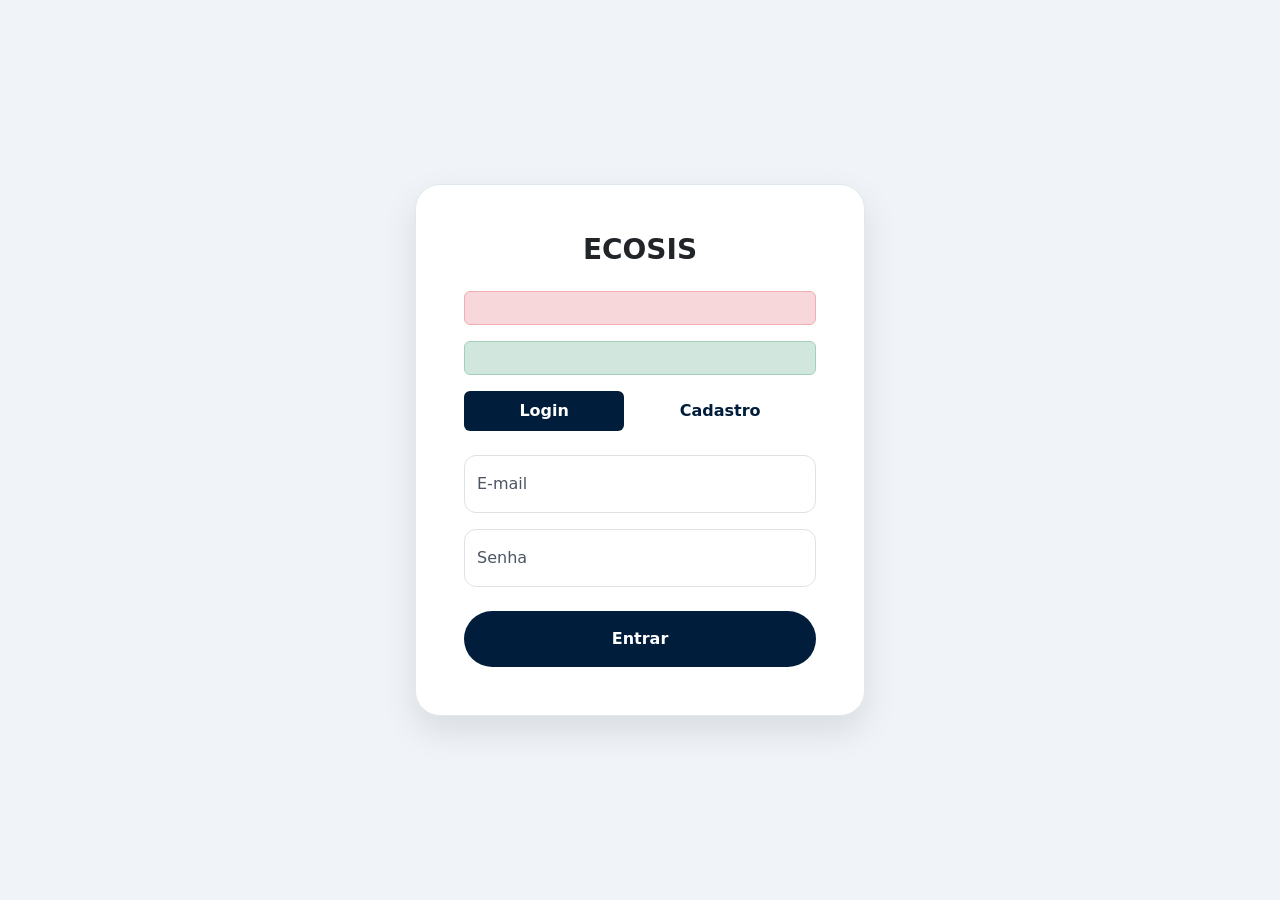
<file: src/main/resources/templates/autenticacao.html>
<!DOCTYPE html>
<html lang="pt-br" xmlns:th="http://www.thymeleaf.org">
<head>
    <meta charset="UTF-8">
    <title>ECOSIS | Acesso</title>
    <link href="https://cdn.jsdelivr.net/npm/bootstrap@5.3.0/dist/css/bootstrap.min.css" rel="stylesheet">
    <link rel="stylesheet" th:href="@{/css/style.css}">
    <style>
        :root { --navy: #001e3c; }

        body.auth-page {
            min-height: 100vh;
            display: flex;
            align-items: center;
            justify-content: center;
            background: #f0f4f8;
            padding: 20px;
        }

        .auth-card {
            width: 100%;
            max-width: 450px;
            background: white;
            border-radius: 25px;
            box-shadow: 0 15px 35px rgba(0,0,0,0.1);
            border: 1px solid #e1e8ed;
        }

        /* --- CORREÇÃO DE VISIBILIDADE DOS TEXTOS --- */
        .form-floating > label {
            color: #4b5563 !important; /* Cinza escuro para ser visível */
            opacity: 1 !important;
        }

        .form-control {
            color: #1e293b !important; /* Cor do texto que o usuário digita */
            border-radius: 12px !important;
        }

        /* Garante que o label continue escuro quando o campo for focado */
        .form-control:focus ~ label {
            color: var(--navy) !important;
        }
        /* ------------------------------------------- */

        .btn-auth {
            background-color: var(--navy) !important;
            color: white !important;
            border: none !important;
            transition: 0.3s;
        }

        .btn-auth:hover {
            background-color: #003366 !important;
            transform: translateY(-2px);
        }

        .nav-pills .nav-link.active {
            background-color: var(--navy) !important;
        }

        .nav-pills .nav-link {
            color: var(--navy);
            font-weight: 600;
        }
    </style>
</head>
<body class="auth-page">

<div class="auth-card p-4 p-md-5">
    <div class="text-center mb-4">
        <h3 class="fw-bold text-navy">ECOSIS</h3>
    </div>

    <div th:if="${erro}" class="alert alert-danger small" th:text="${erro}"></div>
    <div th:if="${sucesso}" class="alert alert-success small" th:text="${sucesso}"></div>

    <ul class="nav nav-pills nav-fill mb-4" id="pills-tab">
        <li class="nav-item">
            <button class="nav-link active" data-bs-toggle="pill" data-bs-target="#login" type="button">Login</button>
        </li>
        <li class="nav-item">
            <button class="nav-link" data-bs-toggle="pill" data-bs-target="#cadastro" type="button">Cadastro</button>
        </li>
    </ul>

    <div class="tab-content">
        <div class="tab-pane fade show active" id="login">
            <form th:action="@{/login}" method="POST">
                <div class="form-floating mb-3">
                    <input type="email" name="email" class="form-control" id="loginEmail" placeholder="name@example.com" required>
                    <label for="loginEmail">E-mail</label>
                </div>
                <div class="form-floating mb-4">
                    <input type="password" name="senha" class="form-control" id="loginSenha" placeholder="Senha" required>
                    <label for="loginSenha">Senha</label>
                </div>
                <button type="submit" class="btn btn-auth w-100 py-3 rounded-pill fw-bold">Entrar</button>
            </form>
        </div>

        <div class="tab-pane fade" id="cadastro">
            <form th:action="@{/cadastro}" method="POST" enctype="multipart/form-data">
                <div class="form-floating mb-3">
                    <input type="text" name="nome" class="form-control" id="cadNome" placeholder="Nome Completo" required>
                    <label for="cadNome">Nome Completo</label>
                </div>
                <div class="form-floating mb-3">
                    <input type="email" name="email" class="form-control" id="cadEmail" placeholder="Email" required>
                    <label for="cadEmail">E-mail</label>
                </div>
                <div class="form-floating mb-3">
                    <input type="password" name="senha" class="form-control" id="cadSenha" placeholder="Senha" required>
                    <label for="cadSenha">Senha</label>
                </div>
                <div class="mb-4 text-start">
                    <label class="small text-muted ps-2 fw-bold">Foto de Perfil (Opcional)</label>
                    <input type="file" name="foto" class="form-control form-control-sm" accept="image/*">
                </div>
                <button type="submit" class="btn btn-auth w-100 py-3 rounded-pill fw-bold">Criar Conta</button>
            </form>
        </div>
    </div>
</div>

<script src="https://cdn.jsdelivr.net/npm/bootstrap@5.3.0/dist/js/bootstrap.bundle.min.js"></script>
</body>
</html>
</file>
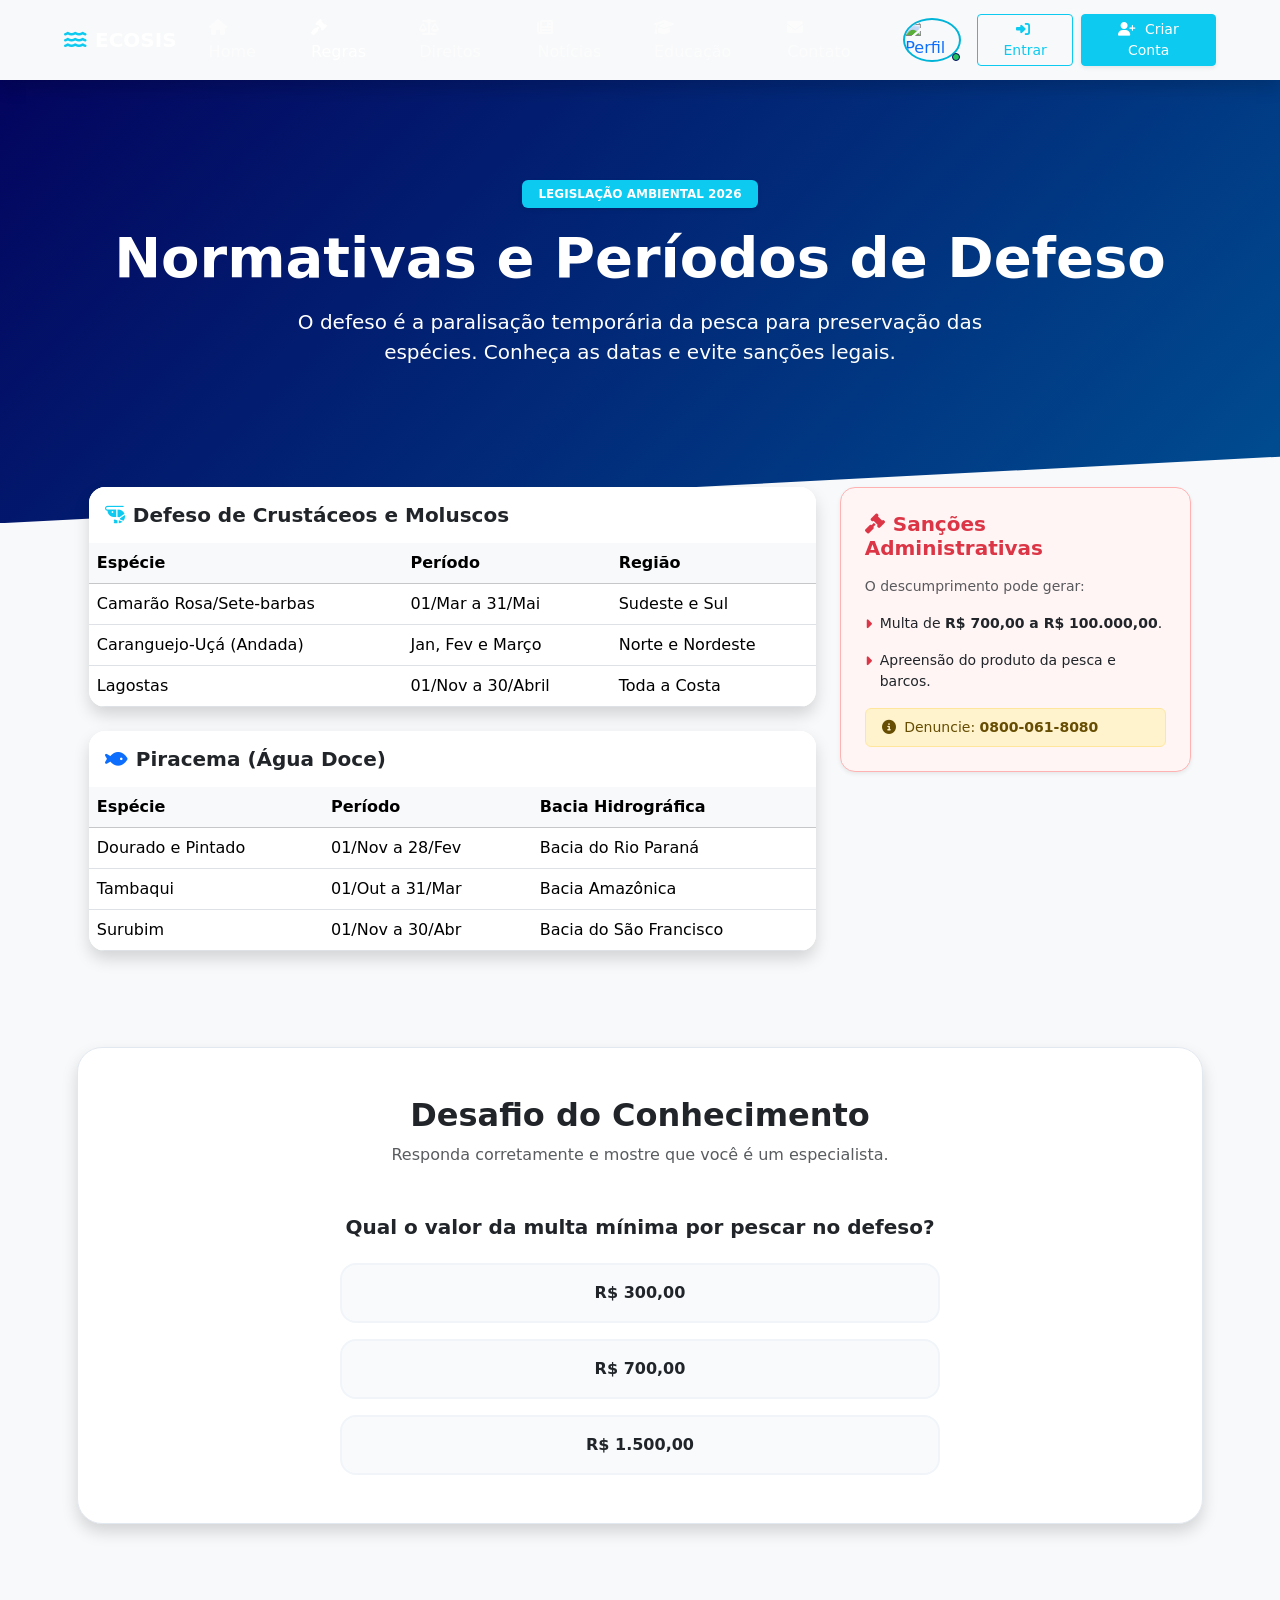
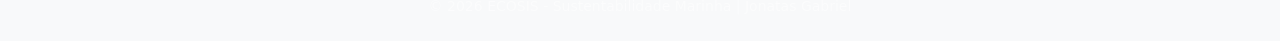
<file: src/main/resources/templates/regras.html>
<!DOCTYPE html>
<html lang="pt-br" xmlns:th="http://www.thymeleaf.org">
<head>
    <meta charset="UTF-8">
    <meta name="viewport" content="width=device-width, initial-scale=1.0">
    <title>Regras do Defeso | ECOSIS</title>
    <link href="https://cdn.jsdelivr.net/npm/bootstrap@5.3.0/dist/css/bootstrap.min.css" rel="stylesheet">
    <link rel="stylesheet" href="https://cdnjs.cloudflare.com/ajax/libs/font-awesome/6.4.0/css/all.min.css">
    <link href="https://fonts.googleapis.com/css2?family=Inter:wght@300;400;600;700&display=swap" rel="stylesheet">
    <link href="https://unpkg.com/aos@2.3.1/dist/aos.css" rel="stylesheet">
    <link rel="stylesheet" th:href="@{/css/style.css}">

    <style>
        /* 1. CORREÇÃO DE ESTRUTURA E SCROLL */
        html, body {
            margin: 0 !important;
            padding: 0 !important;
            width: 100% !important;
            max-width: 100% !important;
            overflow-x: hidden !important; /* Mata a barra branca lateral */
            position: relative;
        }

        /* Padding lateral padronizado para alinhar com a Navbar */
        .container-fluid, .main-content-rules {
            padding-left: 6% !important;
            padding-right: 6% !important;
        }

        /* Evita que as linhas do Bootstrap criem scroll horizontal */
        .row {
            margin-left: 0 !important;
            margin-right: 0 !important;
        }

        /* 2. ESTILOS DA PÁGINA DE REGRAS */
        .rules-hero {
            background: linear-gradient(135deg, #03045e 0%, #004e92 100%);
            padding: 100px 0 140px;
            color: white;
            clip-path: polygon(0 0, 100% 0, 100% 85%, 0% 100%);
            width: 100% !important;
        }

        .law-card { border-left: 5px solid #00b4d8; transition: all 0.3s; }

        .penalty-box {
            background: #fff5f5;
            border: 1px solid #feb2b2;
            border-radius: 15px;
            position: sticky;
            top: 100px;
        }

        /* Quiz */
        #quiz-container { background: white; border-radius: 25px; border: 1px solid #e2e8f0; }
        .quiz-option { cursor: pointer; transition: 0.2s; border: 2px solid #f1f5f9; background: #f8fafc; }
        .quiz-option:hover { background-color: #f1f5f9; border-color: #00b4d8; transform: translateX(5px); }
        .correct { background-color: #dcfce7 !important; border-color: #22c55e !important; color: #166534; }
        .incorrect { background-color: #fee2e2 !important; border-color: #ef4444 !important; color: #991b1b; }

        /* Avatar e Nav */
        .nav-avatar { width: 35px; height: 35px; border-radius: 50%; border: 2px solid #00b4d8; object-fit: cover; }
        .avatar-wrapper { position: relative; display: inline-block; vertical-align: middle; }
        .status-indicator { position: absolute; bottom: 1px; right: 1px; width: 8px; height: 8px; background-color: #22c55e; border-radius: 50%; border: 1px solid #03045e; }

        @media (max-width: 768px) {
            .container-fluid, .main-content-rules {
                padding-left: 15px !important;
                padding-right: 15px !important;
            }
        }
    </style>
</head>
<body class="bg-light">

<nav class="navbar navbar-expand-lg navbar-dark bg-navy sticky-top shadow">
    <div class="container-fluid" style="padding: 0 5% !important;">
        <a class="navbar-brand fw-bold" th:href="@{/}"><i class="fas fa-water me-2 text-info"></i>ECOSIS</a>
        <button class="navbar-toggler" type="button" data-bs-toggle="collapse" data-bs-target="#navbarNav">
            <span class="navbar-toggler-icon"></span>
        </button>
        <div class="collapse navbar-collapse" id="navbarNav">
            <ul class="navbar-nav ms-auto align-items-center">
                <li class="nav-item"><a class="nav-link px-3 hover-anchor" th:href="@{/}"><i class="fas fa-home me-1"></i> Home</a></li>
                <li class="nav-item"><a class="nav-link px-3 hover-anchor active" th:href="@{/regras}"><i class="fas fa-gavel me-1"></i> Regras</a></li>
                <li class="nav-item"><a class="nav-link px-3 hover-anchor" th:href="@{/direitos}"><i class="fas fa-balance-scale me-1"></i> Direitos</a></li>
                <li class="nav-item"><a class="nav-link px-3 hover-anchor" th:href="@{/noticias}"><i class="fas fa-newspaper me-1"></i> Notícias</a></li>
                <li class="nav-item"><a class="nav-link px-3 hover-anchor" th:href="@{/educacao}"><i class="fas fa-graduation-cap me-1"></i> Educação</a></li>
                <li class="nav-item"><a class="nav-link px-3 hover-anchor" th:href="@{/contato}"><i class="fas fa-envelope me-1"></i> Contato</a></li>

                <li th:if="${session.usuario_id != null}" class="ms-lg-3 profile-dropdown">
                    <a th:href="@{/perfil}" class="d-flex align-items-center text-decoration-none">
                        <div class="avatar-wrapper">
                            <img th:src="@{'/img/' + ${session.usuario_foto != null ? session.usuario_foto : 'avatar.png'}}" class="nav-avatar" alt="Perfil">
                            <div class="status-indicator"></div>
                        </div>
                    </a>
                </li>
                <li th:if="${session.usuario_id == null}" class="ms-lg-3">
                    <a class="btn btn-sm btn-outline-info px-3 btn-animate" th:href="@{/autenticacao}"><i class="fas fa-sign-in-alt me-1"></i> Entrar</a>
                </li>
                <li th:if="${session.usuario_id == null}" class="ms-lg-2">
                    <a class="btn btn-sm btn-info text-white px-3 shadow-sm btn-animate" th:href="@{/autenticacao}"><i class="fas fa-user-plus me-1"></i> Criar Conta</a>
                </li>
            </ul>
        </div>
    </div>
</nav>

<header class="rules-hero text-center">
    <div class="container-fluid" data-aos="fade-up">
        <span class="badge bg-info mb-3 px-3 py-2 text-uppercase fw-bold shadow-sm">Legislação Ambiental 2026</span>
        <h1 class="display-4 fw-bold mb-3">Normativas e Períodos de Defeso</h1>
        <p class="lead opacity-90 mx-auto" style="max-width: 700px;">O defeso é a paralisação temporária da pesca para preservação das espécies. Conheça as datas e evite sanções legais.</p>
    </div>
</header>

<main class="main-content-rules" style="margin-top: -60px;">
    <div class="row g-4 mb-5">
        <div class="col-lg-8">
            <div class="card shadow border-0 rounded-4 overflow-hidden mb-4" data-aos="fade-up">
                <div class="card-header bg-white py-3 border-0">
                    <h5 class="fw-bold text-navy mb-0"><i class="fas fa-shrimp me-2 text-info"></i>Defeso de Crustáceos e Moluscos</h5>
                </div>
                <div class="table-responsive">
                    <table class="table align-middle mb-0">
                        <thead class="table-light">
                        <tr><th>Espécie</th><th>Período</th><th>Região</th></tr>
                        </thead>
                        <tbody>
                        <tr><td>Camarão Rosa/Sete-barbas</td><td>01/Mar a 31/Mai</td><td>Sudeste e Sul</td></tr>
                        <tr><td>Caranguejo-Uçá (Andada)</td><td>Jan, Fev e Março</td><td>Norte e Nordeste</td></tr>
                        <tr><td>Lagostas</td><td>01/Nov a 30/Abril</td><td>Toda a Costa</td></tr>
                        </tbody>
                    </table>
                </div>
            </div>

            <div class="card shadow border-0 rounded-4 overflow-hidden" data-aos="fade-up" data-aos-delay="100">
                <div class="card-header bg-white py-3 border-0">
                    <h5 class="fw-bold text-navy mb-0"><i class="fas fa-fish me-2 text-primary"></i>Piracema (Água Doce)</h5>
                </div>
                <div class="table-responsive">
                    <table class="table align-middle mb-0">
                        <thead class="table-light">
                        <tr><th>Espécie</th><th>Período</th><th>Bacia Hidrográfica</th></tr>
                        </thead>
                        <tbody>
                        <tr><td>Dourado e Pintado</td><td>01/Nov a 28/Fev</td><td>Bacia do Rio Paraná</td></tr>
                        <tr><td>Tambaqui</td><td>01/Out a 31/Mar</td><td>Bacia Amazônica</td></tr>
                        <tr><td>Surubim</td><td>01/Nov a 30/Abr</td><td>Bacia do São Francisco</td></tr>
                        </tbody>
                    </table>
                </div>
            </div>
        </div>

        <div class="col-lg-4">
            <div class="penalty-box p-4 shadow-sm" data-aos="fade-left">
                <h5 class="text-danger fw-bold mb-3"><i class="fas fa-gavel me-2"></i>Sanções Administrativas</h5>
                <p class="small text-muted">O descumprimento pode gerar:</p>
                <ul class="list-unstyled small">
                    <li class="mb-3 d-flex align-items-start">
                        <i class="fas fa-caret-right text-danger me-2 mt-1"></i>
                        <span>Multa de <strong>R$ 700,00 a R$ 100.000,00</strong>.</span>
                    </li>
                    <li class="mb-3 d-flex align-items-start">
                        <i class="fas fa-caret-right text-danger me-2 mt-1"></i>
                        <span>Apreensão do produto da pesca e barcos.</span>
                    </li>
                </ul>
                <div class="alert alert-warning py-2 mb-0 small">
                    <i class="fas fa-info-circle me-1"></i> Denuncie: <strong>0800-061-8080</strong>
                </div>
            </div>
        </div>
    </div>

    <section id="quiz-section" class="py-5" data-aos="fade-up">
        <div id="quiz-container" class="p-4 p-md-5 shadow">
            <div class="text-center mb-5">
                <h2 class="fw-bold text-navy">Desafio do Conhecimento</h2>
                <p class="text-muted">Responda corretamente e mostre que você é um especialista.</p>
            </div>
            <div id="question-box">
                <h5 id="question-text" class="fw-bold mb-4 text-center"></h5>
                <div id="options-box" class="d-grid gap-3" style="max-width: 600px; margin: 0 auto;"></div>
            </div>
            <div id="result-box" class="text-center d-none py-4">
                <div class="display-3 text-warning mb-3"><i class="fas fa-certificate"></i></div>
                <h3 class="fw-bold text-navy" id="result-title"></h3>
                <p id="result-text" class="lead"></p>
                <button class="btn btn-navy text-white rounded-pill px-5 py-2 mt-4" onclick="resetQuiz()">Recomeçar Quiz</button>
            </div>
        </div>
    </section>
</main>

<footer class="bg-navy py-4 text-white-50 text-center">
    <p class="mb-0 small">© 2026 ECOSIS - Sustentabilidade Marinha | Jonatas Gabriel</p>
</footer>

<script src="https://cdn.jsdelivr.net/npm/bootstrap@5.3.0/dist/js/bootstrap.bundle.min.js"></script>
<script src="https://unpkg.com/aos@2.3.1/dist/aos.js"></script>
<script>
    AOS.init({ duration: 1000, once: true });
    // Lógica do quiz mantida...
    const questions = [
        { q: "Qual o valor da multa mínima por pescar no defeso?", options: ["R$ 300,00", "R$ 700,00", "R$ 1.500,00"], correct: 1 },
        { q: "Qual o período do defeso do Camarão Rosa no Sudeste?", options: ["Março a Maio", "Junho a Agosto", "Novembro a Janeiro"], correct: 0 },
        { q: "A Piracema é o período de reprodução de quais peixes?", options: ["Peixes de água salgada", "Peixes de água doce", "Apenas crustáceos"], correct: 1 },
        { q: "O que acontece com o barco apreendido em pesca ilegal?", options: ["É devolvido na hora", "É apenas multado", "Fica sob custódia do Estado"], correct: 2 }
    ];
    let currentQuestion = 0;
    function loadQuestion() {
        const q = questions[currentQuestion];
        document.getElementById('question-text').innerText = q.q;
        const optionsBox = document.getElementById('options-box');
        optionsBox.innerHTML = '';
        q.options.forEach((opt, index) => {
            const btn = document.createElement('div');
            btn.className = 'quiz-option p-3 rounded-4 fw-semibold text-center';
            btn.innerText = opt;
            btn.onclick = () => checkAnswer(index, btn);
            optionsBox.appendChild(btn);
        });
    }
    function checkAnswer(index, element) {
        const correct = questions[currentQuestion].correct;
        const options = document.querySelectorAll('.quiz-option');
        options.forEach(opt => opt.style.pointerEvents = 'none');
        if(index === correct) { element.classList.add('correct'); }
        else { element.classList.add('incorrect'); options[correct].classList.add('correct'); }
        setTimeout(() => {
            currentQuestion++;
            if(currentQuestion < questions.length) loadQuestion();
            else showResult();
        }, 1800);
    }
    function showResult() {
        document.getElementById('question-box').classList.add('d-none');
        document.getElementById('result-box').classList.remove('d-none');
        document.getElementById('result-title').innerText = "Parabéns!";
        document.getElementById('result-text').innerText = "Você demonstrou grande compromisso com a preservação ambiental.";
    }
    function resetQuiz() {
        currentQuestion = 0;
        document.getElementById('question-box').classList.remove('d-none');
        document.getElementById('result-box').classList.add('d-none');
        loadQuestion();
    }
    loadQuestion();
</script>
</body>
</html>
</file>
